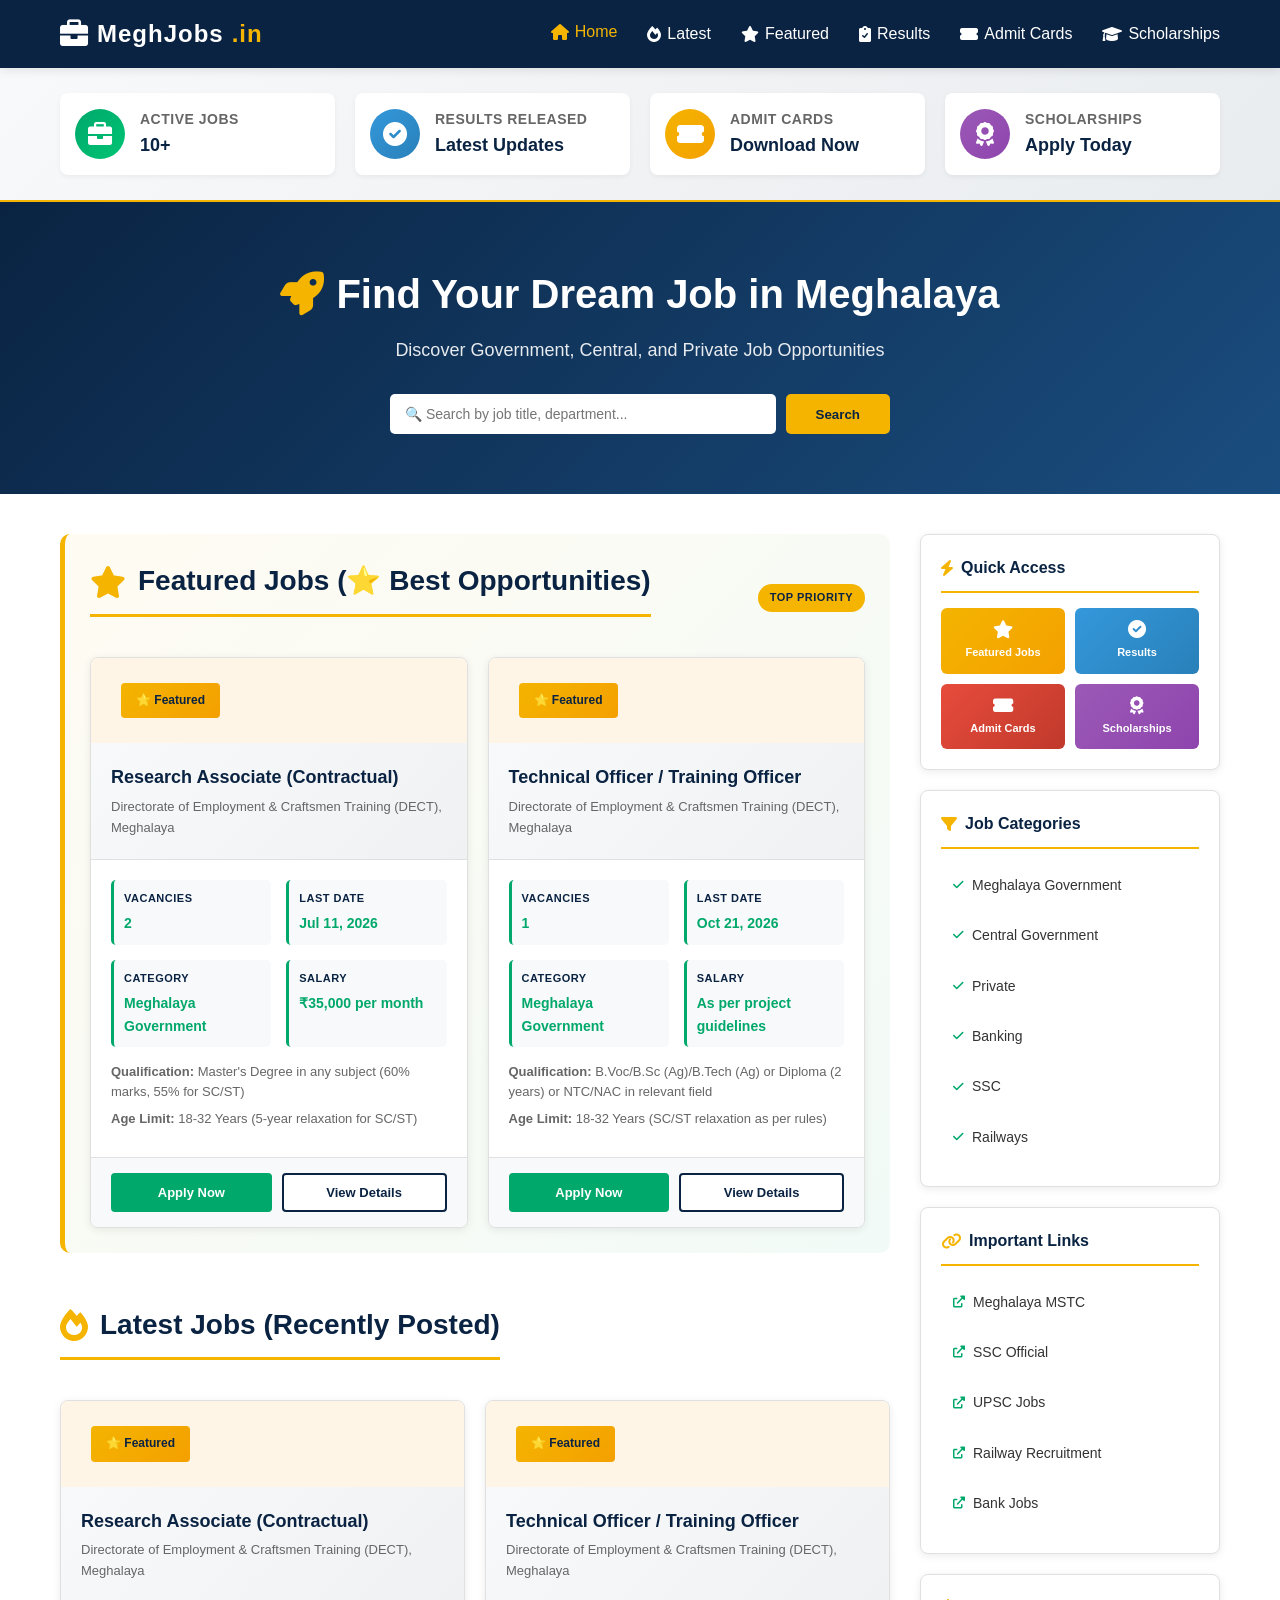
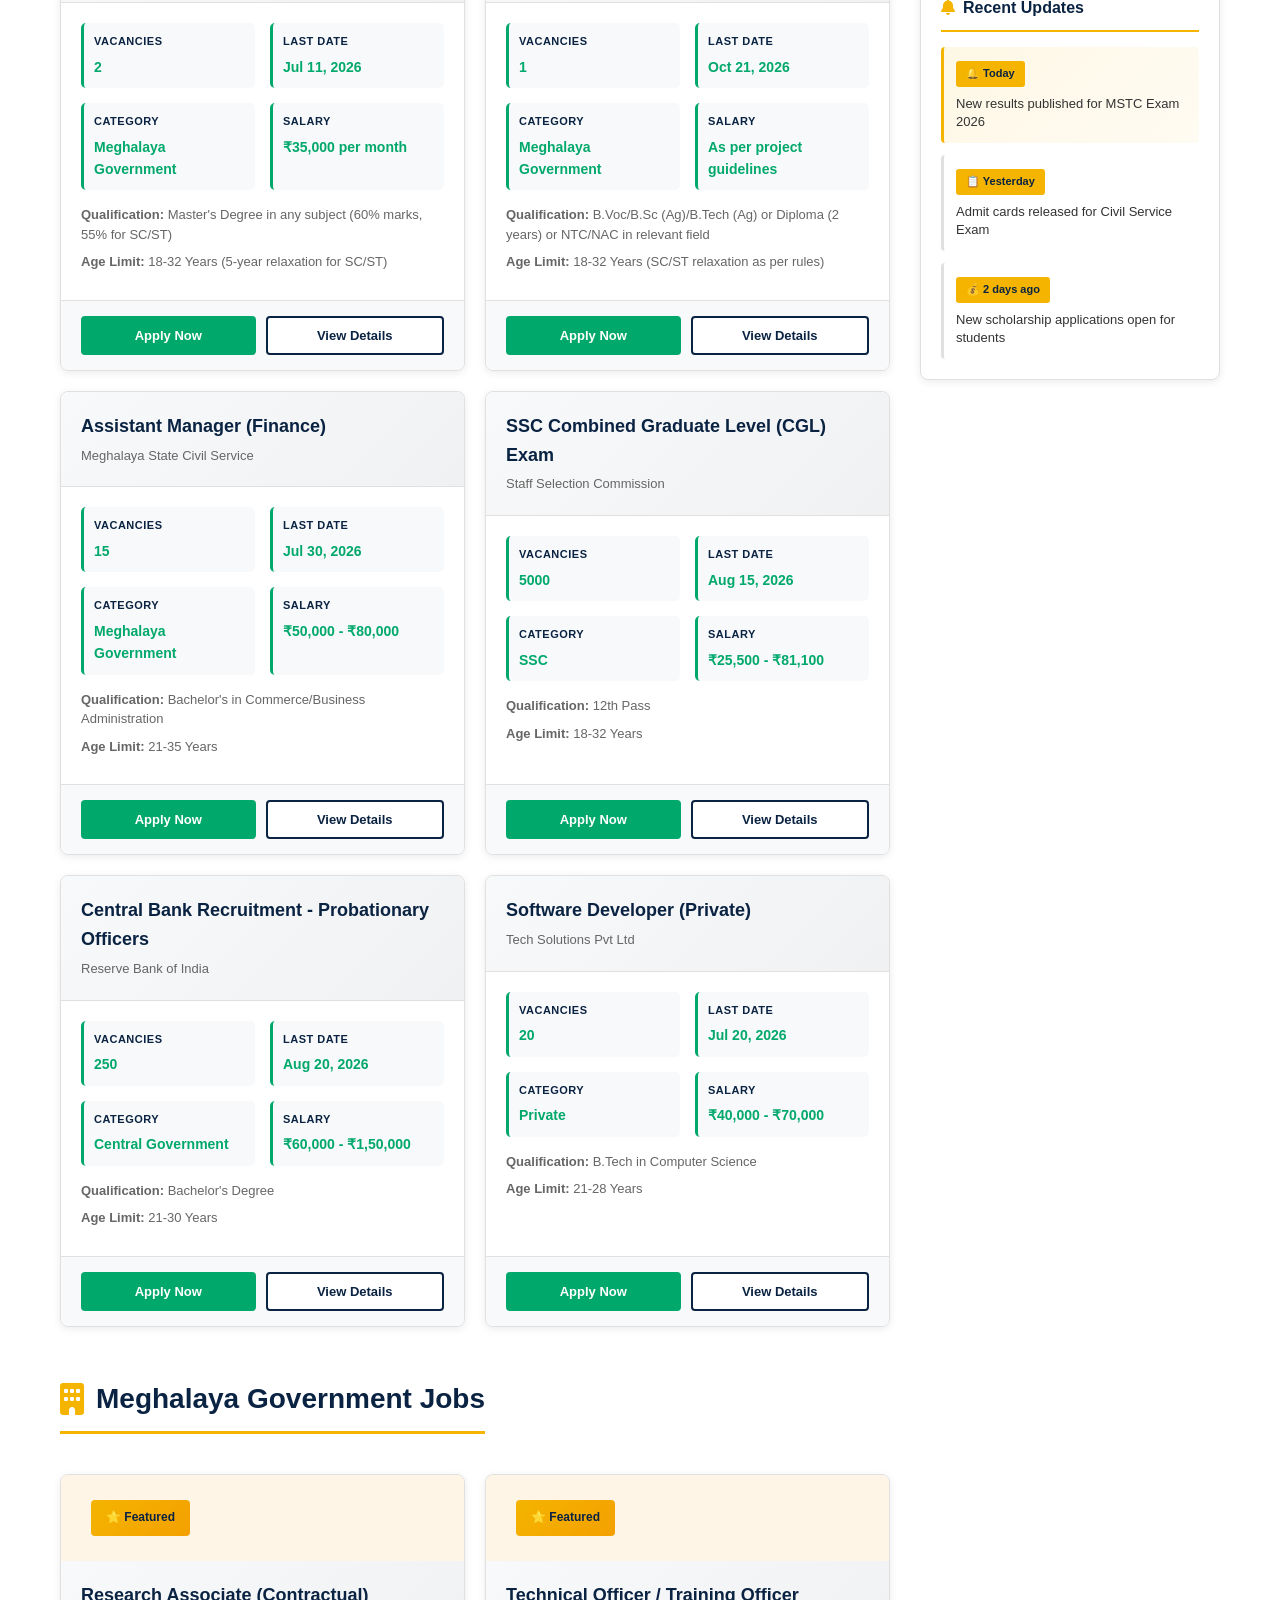
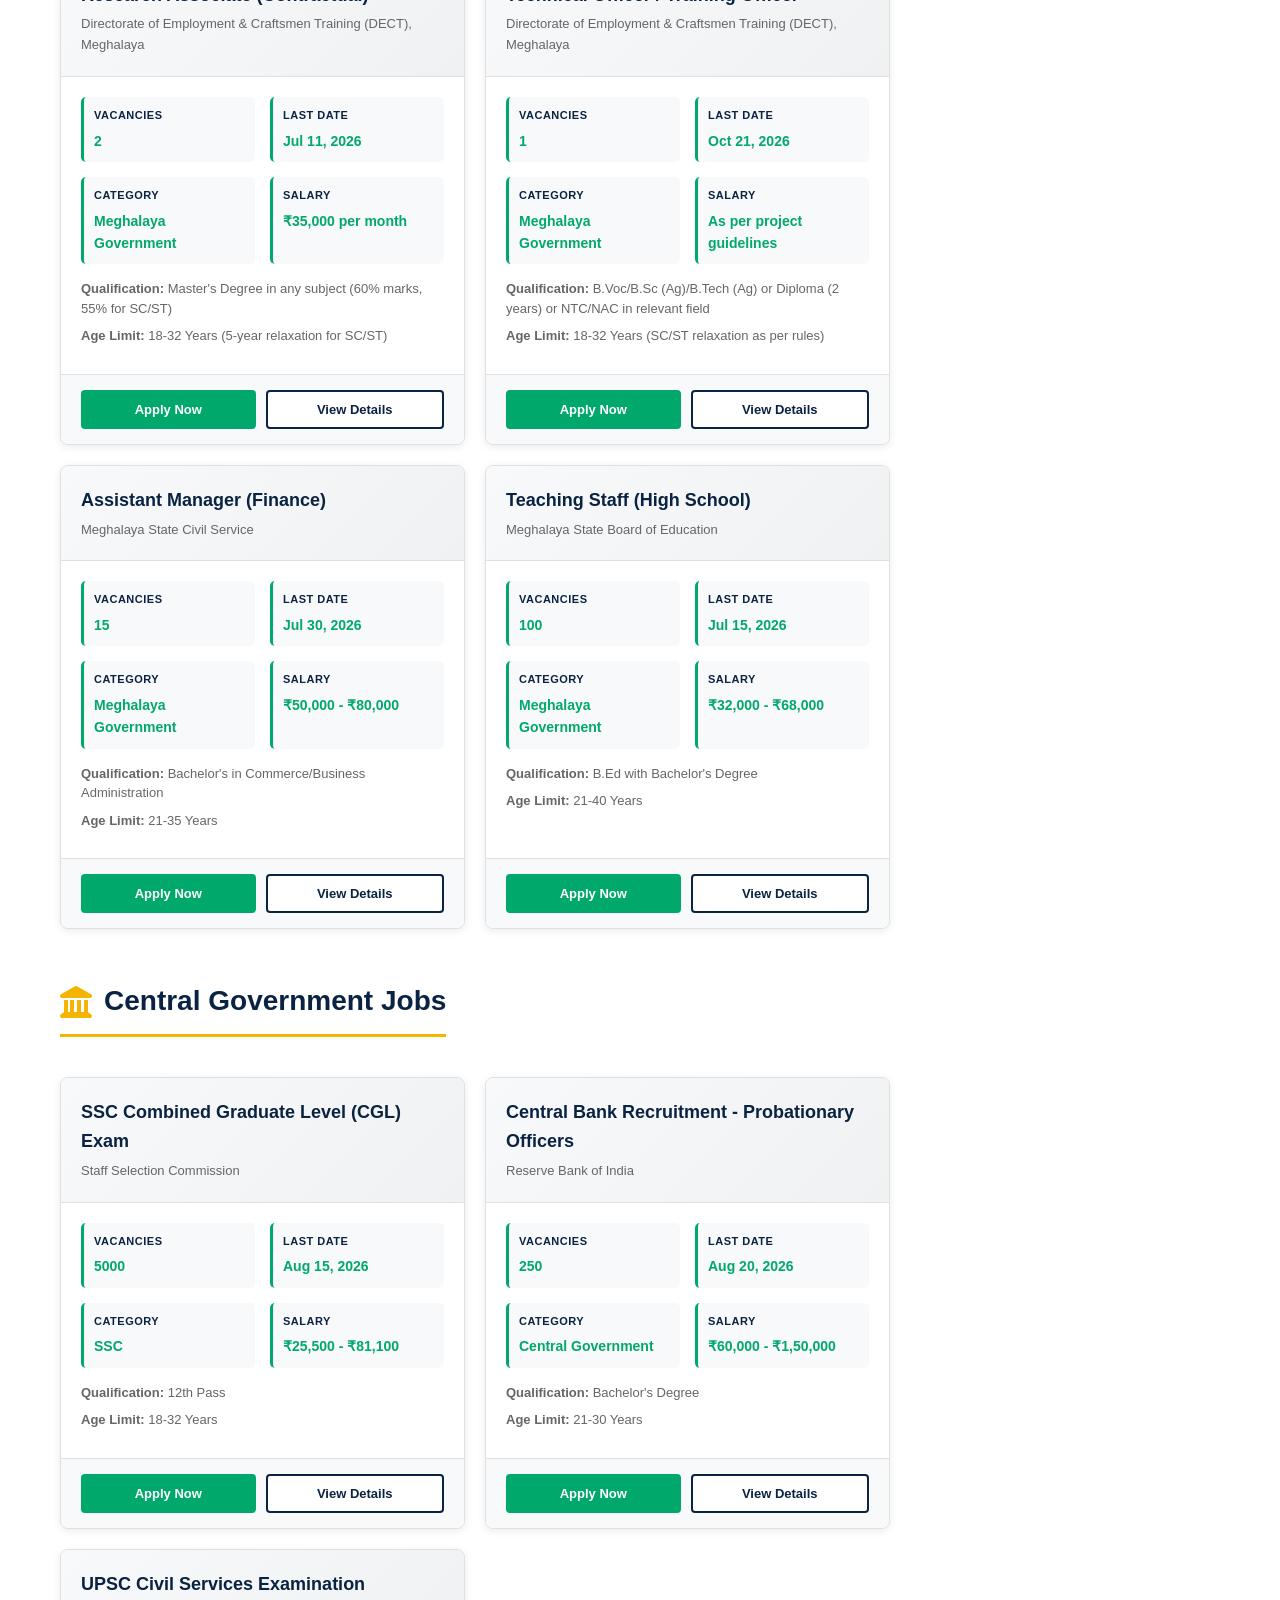
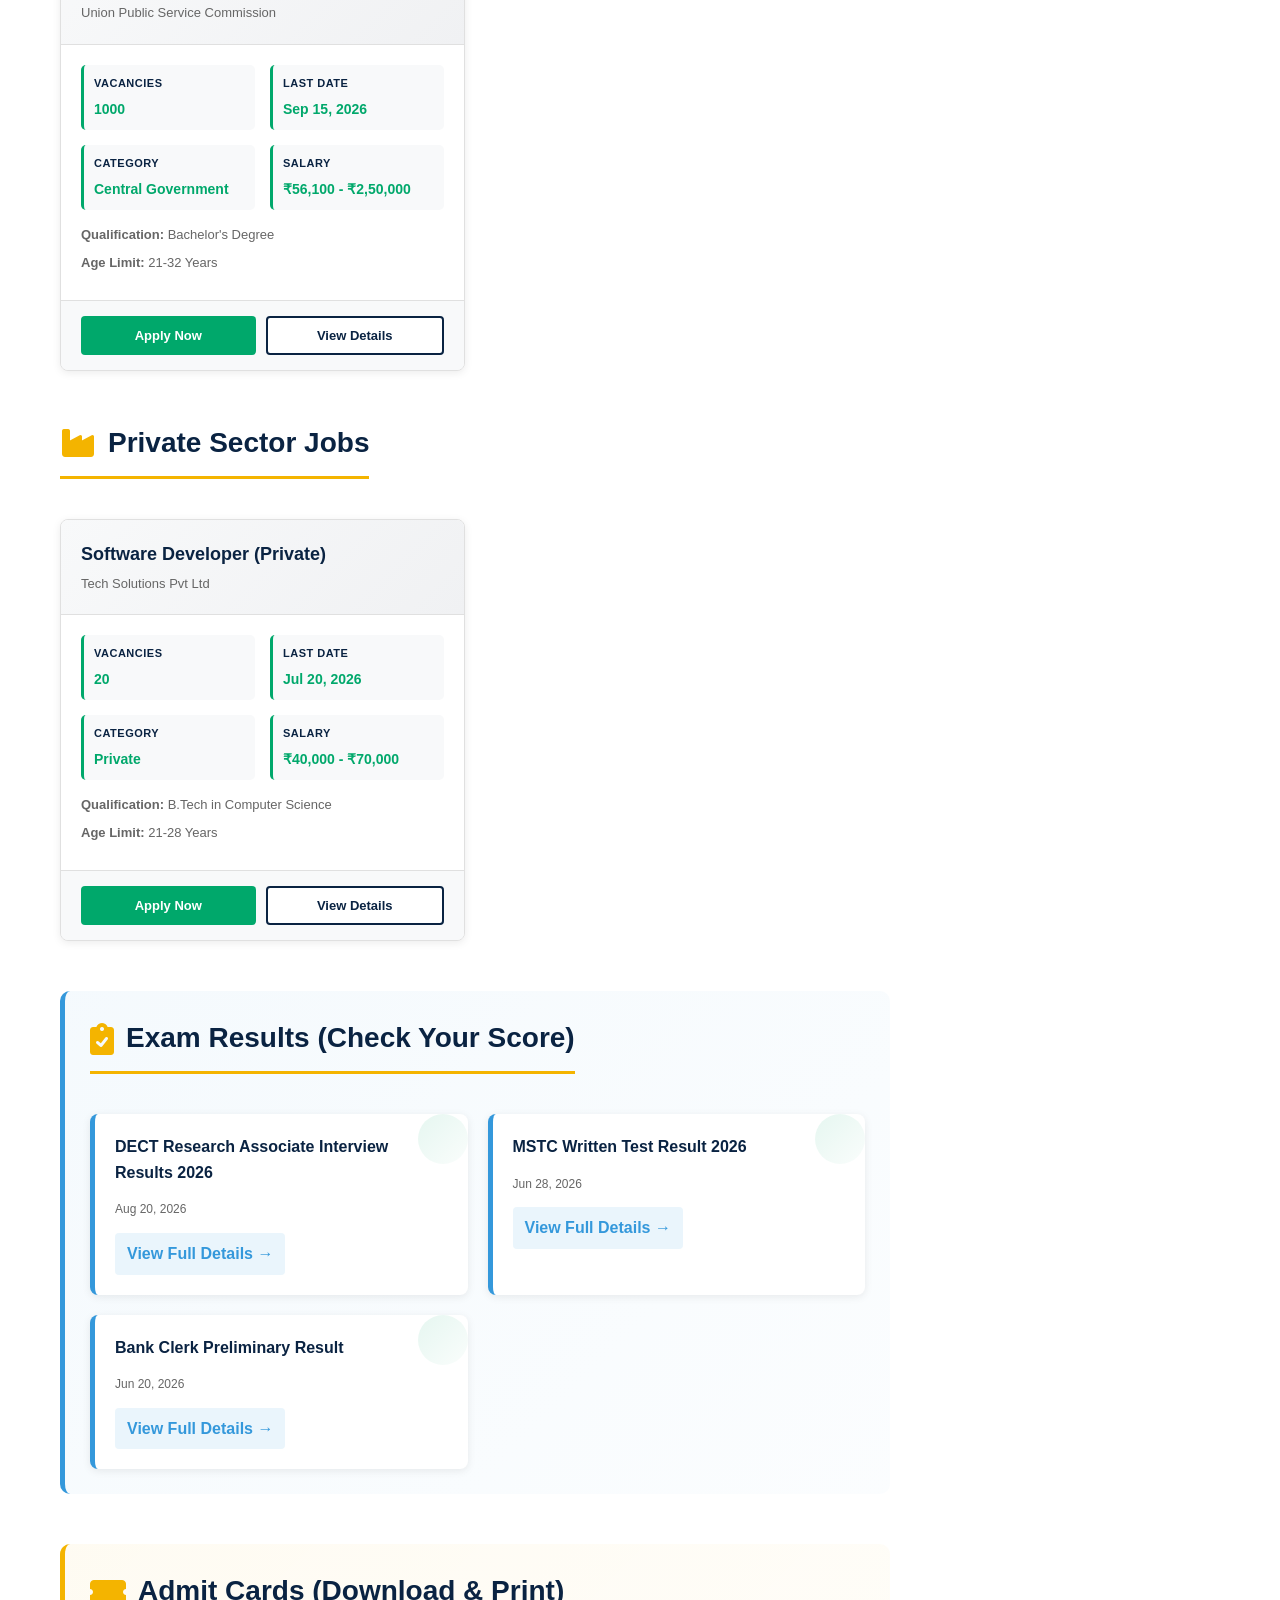
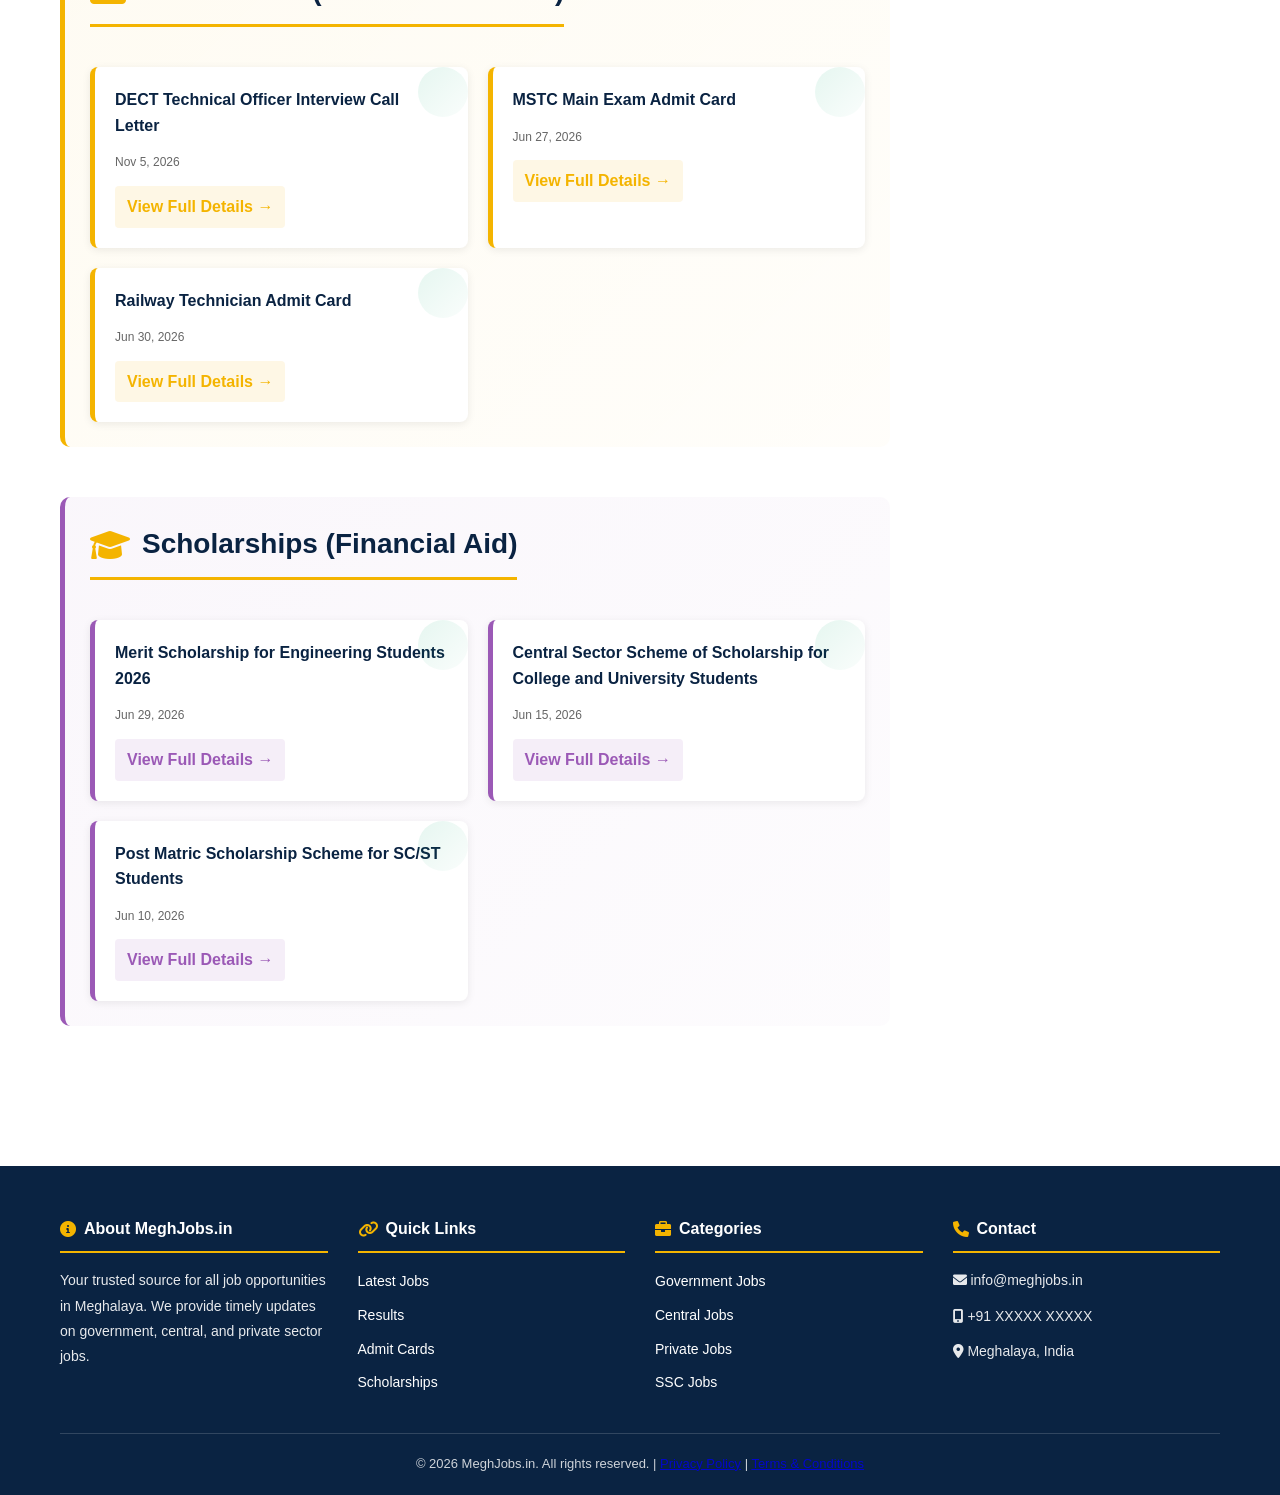
<file: index.html>
<!DOCTYPE html>
<html lang="en">
<head>
    <meta charset="UTF-8">
    <meta name="viewport" content="width=device-width, initial-scale=1.0">
    <meta name="description" content="MeghJobs.in - Meghalaya's Premier Jobs Portal. Find Government, Private, Central Jobs and Admit Cards.">
    <meta name="keywords" content="Meghalaya jobs, Government jobs, Central jobs, Private jobs, Admit cards, Results">
    <meta name="author" content="MeghJobs.in">
    <title>MeghJobs.in - Meghalaya Jobs Portal</title>
    <link rel="stylesheet" href="https://cdnjs.cloudflare.com/ajax/libs/font-awesome/6.0.0/css/all.min.css">
    <link rel="stylesheet" href="style.css">
</head>
<body>
    <!-- Navigation Bar -->
    <nav class="navbar">
        <div class="container">
            <div class="navbar-brand">
                <h1 class="logo"><i class="fas fa-briefcase"></i> MeghJobs<span>.in</span></h1>
            </div>
            <ul class="nav-links">
                <li><a href="index.html" class="active"><i class="fas fa-home"></i> Home</a></li>
                <li><a href="#latest-jobs"><i class="fas fa-fire"></i> Latest</a></li>
                <li><a href="#featured-jobs"><i class="fas fa-star"></i> Featured</a></li>
                <li><a href="#results"><i class="fas fa-clipboard-check"></i> Results</a></li>
                <li><a href="#admit-cards"><i class="fas fa-ticket-alt"></i> Admit Cards</a></li>
                <li><a href="#scholarships"><i class="fas fa-graduation-cap"></i> Scholarships</a></li>
            </ul>
        </div>
    </nav>

    <!-- Quick Stats Bar -->
    <div class="quick-stats">
        <div class="container">
            <div class="stat-item">
                <div class="stat-icon jobs-icon">
                    <i class="fas fa-briefcase"></i>
                </div>
                <div class="stat-content">
                    <h3>Active Jobs</h3>
                    <p id="totalJobs">10+</p>
                </div>
            </div>
            <div class="stat-item">
                <div class="stat-icon results-icon">
                    <i class="fas fa-check-circle"></i>
                </div>
                <div class="stat-content">
                    <h3>Results Released</h3>
                    <p>Latest Updates</p>
                </div>
            </div>
            <div class="stat-item">
                <div class="stat-icon admit-icon">
                    <i class="fas fa-ticket-alt"></i>
                </div>
                <div class="stat-content">
                    <h3>Admit Cards</h3>
                    <p>Download Now</p>
                </div>
            </div>
            <div class="stat-item">
                <div class="stat-icon scholarship-icon">
                    <i class="fas fa-award"></i>
                </div>
                <div class="stat-content">
                    <h3>Scholarships</h3>
                    <p>Apply Today</p>
                </div>
            </div>
        </div>
    </div>

    <!-- Hero Section -->
    <section class="hero">
        <div class="container">
            <div class="hero-content">
                <h2><i class="fas fa-rocket"></i> Find Your Dream Job in Meghalaya</h2>
                <p>Discover Government, Central, and Private Job Opportunities</p>
                <div class="search-bar">
                    <input type="text" id="searchInput" placeholder="🔍 Search by job title, department..." class="search-input">
                    <button class="search-btn" onclick="searchJobs()">Search</button>
                </div>
            </div>
        </div>
    </section>

    <div class="container main-layout">
        <!-- Main Content -->
        <main class="main-content">
            <!-- Featured Jobs Section -->
            <section id="featured-jobs" class="jobs-section featured-section">
                <div class="section-header">
                    <h2 class="section-title"><i class="fas fa-star"></i> Featured Jobs (⭐ Best Opportunities)</h2>
                    <span class="section-badge">Top Priority</span>
                </div>
                <div id="featuredJobsList" class="jobs-grid">
                    <!-- Featured jobs will be loaded here -->
                </div>
            </section>

            <!-- Latest Jobs Section -->
            <section id="latest-jobs" class="jobs-section">
                <div class="section-header">
                    <h2 class="section-title"><i class="fas fa-fire"></i> Latest Jobs (Recently Posted)</h2>
                </div>
                <div id="latestJobsList" class="jobs-grid">
                    <!-- Jobs will be loaded here -->
                </div>
            </section>

            <!-- Government Jobs Section -->
            <section class="jobs-section">
                <div class="section-header">
                    <h2 class="section-title"><i class="fas fa-building"></i> Meghalaya Government Jobs</h2>
                </div>
                <div id="meghalayaGovJobs" class="jobs-grid">
                    <!-- Government jobs will be loaded here -->
                </div>
            </section>

            <!-- Central Government Jobs Section -->
            <section class="jobs-section">
                <div class="section-header">
                    <h2 class="section-title"><i class="fas fa-landmark"></i> Central Government Jobs</h2>
                </div>
                <div id="centralGovJobs" class="jobs-grid">
                    <!-- Central jobs will be loaded here -->
                </div>
            </section>

            <!-- Private Jobs Section -->
            <section class="jobs-section">
                <div class="section-header">
                    <h2 class="section-title"><i class="fas fa-industry"></i> Private Sector Jobs</h2>
                </div>
                <div id="privateJobs" class="jobs-grid">
                    <!-- Private jobs will be loaded here -->
                </div>
            </section>

            <!-- Results Section -->
            <section id="results" class="notification-section results-section">
                <div class="section-header">
                    <h2 class="section-title"><i class="fas fa-clipboard-check"></i> Exam Results (Check Your Score)</h2>
                </div>
                <div id="resultsList" class="notification-list results-list">
                    <!-- Results will be loaded here -->
                </div>
            </section>

            <!-- Admit Cards Section -->
            <section id="admit-cards" class="notification-section admit-section">
                <div class="section-header">
                    <h2 class="section-title"><i class="fas fa-ticket-alt"></i> Admit Cards (Download & Print)</h2>
                </div>
                <div id="admitCardsList" class="notification-list admit-list">
                    <!-- Admit cards will be loaded here -->
                </div>
            </section>

            <!-- Scholarships Section -->
            <section id="scholarships" class="notification-section scholarship-section">
                <div class="section-header">
                    <h2 class="section-title"><i class="fas fa-graduation-cap"></i> Scholarships (Financial Aid)</h2>
                </div>
                <div id="scholarshipsList" class="notification-list scholarship-list">
                    <!-- Scholarships will be loaded here -->
                </div>
            </section>
        </main>

        <!-- Sidebar -->
        <aside class="sidebar">
            <!-- Quick Access -->
            <div class="sidebar-widget quick-access">
                <h3><i class="fas fa-bolt"></i> Quick Access</h3>
                <div class="quick-buttons">
                    <a href="#featured-jobs" class="quick-btn featured-btn">
                        <i class="fas fa-star"></i>
                        <span>Featured Jobs</span>
                    </a>
                    <a href="#results" class="quick-btn results-btn">
                        <i class="fas fa-check-circle"></i>
                        <span>Results</span>
                    </a>
                    <a href="#admit-cards" class="quick-btn admit-btn">
                        <i class="fas fa-ticket-alt"></i>
                        <span>Admit Cards</span>
                    </a>
                    <a href="#scholarships" class="quick-btn scholarship-btn">
                        <i class="fas fa-award"></i>
                        <span>Scholarships</span>
                    </a>
                </div>
            </div>

            <!-- Category Filter -->
            <div class="sidebar-widget">
                <h3><i class="fas fa-filter"></i> Job Categories</h3>
                <ul class="category-list">
                    <li><a href="#" onclick="filterByCategory('Meghalaya Government'); return false;"><i class="fas fa-check"></i> Meghalaya Government</a></li>
                    <li><a href="#" onclick="filterByCategory('Central Government'); return false;"><i class="fas fa-check"></i> Central Government</a></li>
                    <li><a href="#" onclick="filterByCategory('Private'); return false;"><i class="fas fa-check"></i> Private</a></li>
                    <li><a href="#" onclick="filterByCategory('Banking'); return false;"><i class="fas fa-check"></i> Banking</a></li>
                    <li><a href="#" onclick="filterByCategory('SSC'); return false;"><i class="fas fa-check"></i> SSC</a></li>
                    <li><a href="#" onclick="filterByCategory('Railways'); return false;"><i class="fas fa-check"></i> Railways</a></li>
                </ul>
            </div>

            <!-- Important Links -->
            <div class="sidebar-widget">
                <h3><i class="fas fa-link"></i> Important Links</h3>
                <ul class="important-links">
                    <li><a href="#" target="_blank"><i class="fas fa-external-link-alt"></i> Meghalaya MSTC</a></li>
                    <li><a href="#" target="_blank"><i class="fas fa-external-link-alt"></i> SSC Official</a></li>
                    <li><a href="#" target="_blank"><i class="fas fa-external-link-alt"></i> UPSC Jobs</a></li>
                    <li><a href="#" target="_blank"><i class="fas fa-external-link-alt"></i> Railway Recruitment</a></li>
                    <li><a href="#" target="_blank"><i class="fas fa-external-link-alt"></i> Bank Jobs</a></li>
                </ul>
            </div>

            <!-- Recent Updates -->
            <div class="sidebar-widget">
                <h3><i class="fas fa-bell"></i> Recent Updates</h3>
                <div class="updates-list">
                    <div class="update-item important">
                        <span class="update-date">🔔 Today</span>
                        <p>New results published for MSTC Exam 2026</p>
                    </div>
                    <div class="update-item">
                        <span class="update-date">📋 Yesterday</span>
                        <p>Admit cards released for Civil Service Exam</p>
                    </div>
                    <div class="update-item">
                        <span class="update-date">💰 2 days ago</span>
                        <p>New scholarship applications open for students</p>
                    </div>
                </div>
            </div>
        </aside>
    </div>

    <!-- Job Details Modal -->
    <div id="jobDetailsModal" class="modal">
        <div class="modal-content">
            <span class="modal-close" onclick="closeJobModal()">&times;</span>
            <div id="jobDetailsContent" class="job-details-container">
                <!-- Job details will be loaded here -->
            </div>
        </div>
    </div>

    <!-- Footer -->
    <footer class="footer">
        <div class="container">
            <div class="footer-content">
                <div class="footer-section">
                    <h4><i class="fas fa-info-circle"></i> About MeghJobs.in</h4>
                    <p>Your trusted source for all job opportunities in Meghalaya. We provide timely updates on government, central, and private sector jobs.</p>
                </div>
                <div class="footer-section">
                    <h4><i class="fas fa-link"></i> Quick Links</h4>
                    <ul>
                        <li><a href="#latest-jobs">Latest Jobs</a></li>
                        <li><a href="#results">Results</a></li>
                        <li><a href="#admit-cards">Admit Cards</a></li>
                        <li><a href="#scholarships">Scholarships</a></li>
                    </ul>
                </div>
                <div class="footer-section">
                    <h4><i class="fas fa-briefcase"></i> Categories</h4>
                    <ul>
                        <li><a href="#">Government Jobs</a></li>
                        <li><a href="#">Central Jobs</a></li>
                        <li><a href="#">Private Jobs</a></li>
                        <li><a href="#">SSC Jobs</a></li>
                    </ul>
                </div>
                <div class="footer-section">
                    <h4><i class="fas fa-phone"></i> Contact</h4>
                    <p><i class="fas fa-envelope"></i> info@meghjobs.in</p>
                    <p><i class="fas fa-mobile-alt"></i> +91 XXXXX XXXXX</p>
                    <p><i class="fas fa-map-marker-alt"></i> Meghalaya, India</p>
                </div>
            </div>
            <div class="footer-bottom">
                <p>&copy; 2026 MeghJobs.in. All rights reserved. | <a href="#">Privacy Policy</a> | <a href="#">Terms & Conditions</a></p>
            </div>
        </div>
    </footer>

    <script src="auth.js"></script>
    <script src="script.js"></script>
</body>
</html>
</file>
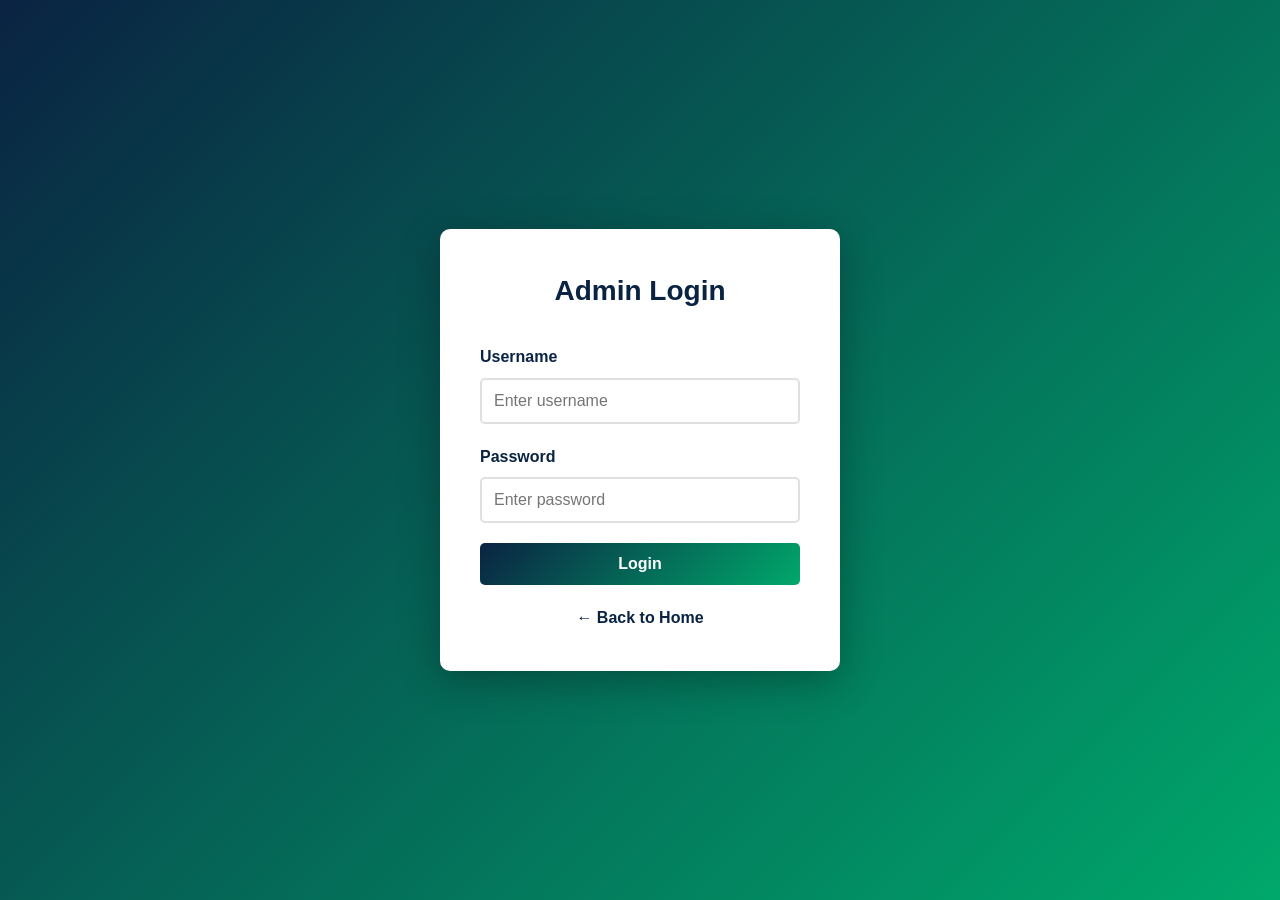
<file: admin.html>
<!DOCTYPE html>
<html lang="en">
<head>
    <meta charset="UTF-8">
    <meta name="viewport" content="width=device-width, initial-scale=1.0">
    <title>Admin Dashboard - MeghJobs.in</title>
    <link rel="stylesheet" href="style.css">
    <style>
        .admin-container {
            display: flex;
            min-height: 100vh;
            background: #f5f5f5;
        }
        .admin-sidebar {
            width: 250px;
            background: #0A2342;
            padding: 20px;
            color: white;
            position: fixed;
            height: 100vh;
            overflow-y: auto;
        }
        .admin-sidebar h2 {
            margin-bottom: 30px;
            border-bottom: 2px solid #00A86B;
            padding-bottom: 15px;
        }
        .admin-sidebar ul {
            list-style: none;
        }
        .admin-sidebar li {
            margin: 15px 0;
        }
        .admin-sidebar a, .admin-sidebar button {
            color: white;
            text-decoration: none;
            padding: 10px 15px;
            display: block;
            border-radius: 5px;
            transition: background 0.3s;
            border: none;
            background: none;
            cursor: pointer;
            width: 100%;
            text-align: left;
        }
        .admin-sidebar a:hover, .admin-sidebar button:hover {
            background: #00A86B;
        }
        .admin-sidebar a.active {
            background: #00A86B;
        }
        .admin-main {
            margin-left: 250px;
            flex: 1;
            padding: 20px;
        }
        .admin-header {
            background: white;
            padding: 20px;
            border-radius: 8px;
            margin-bottom: 20px;
            display: flex;
            justify-content: space-between;
            align-items: center;
            box-shadow: 0 2px 8px rgba(0, 0, 0, 0.1);
        }
        .admin-header h1 {
            color: #0A2342;
            margin: 0;
        }
        .logout-btn {
            background: #e74c3c;
            color: white;
            padding: 10px 20px;
            border: none;
            border-radius: 5px;
            cursor: pointer;
            font-weight: 600;
        }
        .logout-btn:hover {
            background: #c0392b;
        }
        .dashboard-stats {
            display: grid;
            grid-template-columns: repeat(auto-fit, minmax(200px, 1fr));
            gap: 20px;
            margin-bottom: 30px;
        }
        .stat-card {
            background: white;
            padding: 20px;
            border-radius: 8px;
            box-shadow: 0 2px 8px rgba(0, 0, 0, 0.1);
            border-left: 4px solid #00A86B;
        }
        .stat-card h3 {
            color: #666;
            margin: 0 0 10px 0;
            font-size: 14px;
        }
        .stat-card .stat-number {
            font-size: 32px;
            font-weight: bold;
            color: #0A2342;
        }
        .admin-section {
            background: white;
            padding: 25px;
            border-radius: 8px;
            box-shadow: 0 2px 8px rgba(0, 0, 0, 0.1);
            display: none;
        }
        .admin-section.active {
            display: block;
        }
        .admin-section h2 {
            color: #0A2342;
            margin-top: 0;
            border-bottom: 2px solid #F4B400;
            padding-bottom: 10px;
        }
        .form-section {
            margin-bottom: 30px;
        }
        .form-row {
            display: grid;
            grid-template-columns: repeat(auto-fit, minmax(250px, 1fr));
            gap: 20px;
            margin-bottom: 15px;
        }
        .form-group {
            display: flex;
            flex-direction: column;
        }
        .form-group label {
            color: #0A2342;
            font-weight: 600;
            margin-bottom: 5px;
        }
        .form-group input, .form-group select, .form-group textarea {
            padding: 10px;
            border: 1px solid #ddd;
            border-radius: 5px;
            font-family: inherit;
            font-size: 14px;
        }
        .form-group textarea {
            resize: vertical;
            min-height: 100px;
        }
        .form-group input:focus, .form-group select:focus, .form-group textarea:focus {
            outline: none;
            border-color: #00A86B;
            box-shadow: 0 0 0 3px rgba(0, 168, 107, 0.1);
        }
        .form-actions {
            display: flex;
            gap: 10px;
            margin-top: 20px;
        }
        .btn {
            padding: 10px 20px;
            border: none;
            border-radius: 5px;
            cursor: pointer;
            font-weight: 600;
            transition: transform 0.2s;
        }
        .btn:hover {
            transform: translateY(-2px);
        }
        .btn-primary {
            background: #00A86B;
            color: white;
        }
        .btn-secondary {
            background: #95a5a6;
            color: white;
        }
        .btn-danger {
            background: #e74c3c;
            color: white;
        }
        .btn-small {
            padding: 5px 10px;
            font-size: 12px;
        }
        .table-container {
            overflow-x: auto;
            margin-top: 20px;
        }
        .table {
            width: 100%;
            border-collapse: collapse;
            background: white;
        }
        .table th {
            background: #0A2342;
            color: white;
            padding: 12px;
            text-align: left;
            font-weight: 600;
        }
        .table td {
            padding: 12px;
            border-bottom: 1px solid #eee;
        }
        .table tbody tr:hover {
            background: #f9f9f9;
        }
        .action-buttons {
            display: flex;
            gap: 5px;
        }
        .message {
            padding: 15px;
            border-radius: 5px;
            margin-bottom: 20px;
            display: none;
        }
        .message.success {
            background: #d4edda;
            color: #155724;
            border: 1px solid #c3e6cb;
            display: block;
        }
        .message.error {
            background: #f8d7da;
            color: #721c24;
            border: 1px solid #f5c6cb;
            display: block;
        }
        .search-box {
            margin-bottom: 20px;
            display: flex;
            gap: 10px;
        }
        .search-box input {
            flex: 1;
            padding: 10px;
            border: 1px solid #ddd;
            border-radius: 5px;
        }
        .search-box button {
            padding: 10px 20px;
            background: #0A2342;
            color: white;
            border: none;
            border-radius: 5px;
            cursor: pointer;
            font-weight: 600;
        }
        .image-preview {
            margin-top: 10px;
            max-width: 100%;
        }
        .image-preview img {
            max-width: 200px;
            max-height: 200px;
            border-radius: 5px;
            border: 1px solid #ddd;
        }
        .preview-container {
            margin-top: 15px;
        }
        @media (max-width: 768px) {
            .admin-container {
                flex-direction: column;
            }
            .admin-sidebar {
                width: 100%;
                height: auto;
                position: relative;
            }
            .admin-main {
                margin-left: 0;
            }
            .form-row {
                grid-template-columns: 1fr;
            }
        }
    </style>
</head>
<body>
    <div class="admin-container">
        <!-- Sidebar -->
        <div class="admin-sidebar">
            <h2>MeghJobs Admin</h2>
            <ul>
                <li><a href="#" onclick="showSection('dashboard', event)" class="active">Dashboard</a></li>
                <li><a href="#" onclick="showSection('add-job', event)">Add Job</a></li>
                <li><a href="#" onclick="showSection('manage-jobs', event)">Manage Jobs</a></li>
                <li><a href="#" onclick="showSection('manage-results', event)">Manage Results</a></li>
                <li><a href="#" onclick="showSection('manage-admit-cards', event)">Manage Admit Cards</a></li>
                <li><a href="#" onclick="showSection('manage-scholarships', event)">Manage Scholarships</a></li>
                <li><a href="#" onclick="showSection('manage-categories', event)">Manage Categories</a></li>
                <li><button onclick="handleLogout()">Logout</button></li>
            </ul>
        </div>

        <!-- Main Content -->
        <div class="admin-main">
            <div class="admin-header">
                <h1>Admin Dashboard</h1>
                <div>
                    <span id="adminUsername" style="margin-right: 20px; color: #0A2342; font-weight: 600;"></span>
                    <button class="logout-btn" onclick="handleLogout()">Logout</button>
                </div>
            </div>

            <!-- Dashboard Section -->
            <div id="dashboard" class="admin-section active">
                <h2>Dashboard</h2>
                <div class="dashboard-stats">
                    <div class="stat-card">
                        <h3>Total Jobs</h3>
                        <div class="stat-number" id="totalJobs">0</div>
                    </div>
                    <div class="stat-card">
                        <h3>Featured Jobs</h3>
                        <div class="stat-number" id="featuredJobsCount">0</div>
                    </div>
                    <div class="stat-card">
                        <h3>Results</h3>
                        <div class="stat-number" id="totalResults">0</div>
                    </div>
                    <div class="stat-card">
                        <h3>Admit Cards</h3>
                        <div class="stat-number" id="totalAdmitCards">0</div>
                    </div>
                </div>
                <div style="background: #f0f8ff; padding: 20px; border-radius: 8px; margin-top: 20px;">
                    <h3 style="color: #0A2342; margin-top: 0;">Welcome to MeghJobs Admin Panel</h3>
                    <p>Use the sidebar menu to manage jobs, results, admit cards, scholarships, and categories.</p>
                    <ul style="color: #333;">
                        <li>Add new job postings with complete details</li>
                        <li>Edit and update existing jobs</li>
                        <li>Manage job categories</li>
                        <li>Track results and admit card releases</li>
                        <li>Manage scholarship information</li>
                    </ul>
                </div>
            </div>

            <!-- Add Job Section -->
            <div id="add-job" class="admin-section">
                <h2>Add New Job</h2>
                <div class="message" id="addJobMessage"></div>
                <form id="addJobForm" class="form-section">
                    <div class="form-row">
                        <div class="form-group">
                            <label for="jobTitle">Job Title</label>
                            <input type="text" id="jobTitle" placeholder="e.g., Assistant Manager" required>
                        </div>
                        <div class="form-group">
                            <label for="department">Department</label>
                            <input type="text" id="department" placeholder="e.g., Meghalaya PSC" required>
                        </div>
                    </div>
                    <div class="form-row">
                        <div class="form-group">
                            <label for="category">Category</label>
                            <select id="category" required>
                                <option value="">Select Category</option>
                                <option value="Meghalaya Government">Meghalaya Government</option>
                                <option value="Central Government">Central Government</option>
                                <option value="Private">Private</option>
                                <option value="Banking">Banking</option>
                                <option value="SSC">SSC</option>
                                <option value="Railways">Railways</option>
                            </select>
                        </div>
                        <div class="form-group">
                            <label for="advNo">Advertisement Number</label>
                            <input type="text" id="advNo" placeholder="e.g., MSTC/2026/001" required>
                        </div>
                    </div>
                    <div class="form-row">
                        <div class="form-group">
                            <label for="vacancies">Vacancies</label>
                            <input type="number" id="vacancies" placeholder="e.g., 50" required>
                        </div>
                        <div class="form-group">
                            <label for="qualification">Qualification</label>
                            <input type="text" id="qualification" placeholder="e.g., Bachelor's Degree" required>
                        </div>
                    </div>
                    <div class="form-row">
                        <div class="form-group">
                            <label for="ageLimit">Age Limit</label>
                            <input type="text" id="ageLimit" placeholder="e.g., 21-35 Years" required>
                        </div>
                        <div class="form-group">
                            <label for="salary">Salary</label>
                            <input type="text" id="salary" placeholder="e.g., ₹50,000 - ₹80,000" required>
                        </div>
                    </div>
                    <div class="form-row">
                        <div class="form-group">
                            <label for="lastDate">Last Date to Apply</label>
                            <input type="date" id="lastDate" required>
                        </div>
                        <div class="form-group">
                            <label for="applyLink">Apply Link</label>
                            <input type="url" id="applyLink" placeholder="https://" required>
                        </div>
                    </div>
                    <div class="form-row">
                        <div class="form-group">
                            <label for="officialWebsite">Official Website</label>
                            <input type="url" id="officialWebsite" placeholder="https://" required>
                        </div>
                        <div class="form-group">
                            <label for="notificationPDF">Notification PDF URL</label>
                            <input type="url" id="notificationPDF" placeholder="https://" required>
                        </div>
                    </div>
                    <div class="form-row">
                        <div class="form-group">
                            <label for="featuredImage">Featured Image URL or Upload</label>
                            <input type="file" id="featuredImageFile" accept="image/*" onchange="previewImage(this, 'featuredImagePreview')">
                            <input type="url" id="featuredImage" placeholder="Or paste image URL" style="margin-top: 10px;">
                            <div id="featuredImagePreview" class="preview-container"></div>
                        </div>
                        <div class="form-group">
                            <label for="departmentLogo">Department Logo URL or Upload</label>
                            <input type="file" id="departmentLogoFile" accept="image/*" onchange="previewImage(this, 'departmentLogoPreview')">
                            <input type="url" id="departmentLogo" placeholder="Or paste logo URL" style="margin-top: 10px;">
                            <div id="departmentLogoPreview" class="preview-container"></div>
                        </div>
                    </div>
                    <div class="form-row">
                        <div class="form-group">
                            <label for="isFeatured">Featured Job</label>
                            <select id="isFeatured" required>
                                <option value="false">No</option>
                                <option value="true">Yes</option>
                            </select>
                        </div>
                    </div>
                    <div class="form-actions">
                        <button type="submit" class="btn btn-primary">Add Job</button>
                        <button type="reset" class="btn btn-secondary">Clear</button>
                    </div>
                </form>
            </div>

            <!-- Manage Jobs Section -->
            <div id="manage-jobs" class="admin-section">
                <h2>Manage Jobs</h2>
                <div class="message" id="manageJobsMessage"></div>
                <div class="search-box">
                    <input type="text" id="searchJobs" placeholder="Search jobs...">
                    <button onclick="searchJobsAdmin()">Search</button>
                </div>
                <div class="table-container">
                    <table class="table">
                        <thead>
                            <tr>
                                <th>Title</th>
                                <th>Department</th>
                                <th>Category</th>
                                <th>Vacancies</th>
                                <th>Last Date</th>
                                <th>Actions</th>
                            </tr>
                        </thead>
                        <tbody id="jobsTableBody">
                            <!-- Jobs will be loaded here -->
                        </tbody>
                    </table>
                </div>
            </div>

            <!-- Manage Results Section -->
            <div id="manage-results" class="admin-section">
                <h2>Manage Results</h2>
                <div class="message" id="resultsMessage"></div>
                <div class="form-row" style="margin-bottom: 20px;">
                    <div class="form-group">
                        <label for="resultTitle">Result Title</label>
                        <input type="text" id="resultTitle" placeholder="e.g., MSTC Exam Result 2026">
                    </div>
                    <div class="form-group">
                        <label for="resultLink">Result Link</label>
                        <input type="url" id="resultLink" placeholder="https://">
                    </div>
                </div>
                <button class="btn btn-primary" onclick="addResult()">Add Result</button>
                <div class="table-container" style="margin-top: 20px;">
                    <table class="table">
                        <thead>
                            <tr>
                                <th>Title</th>
                                <th>Link</th>
                                <th>Date</th>
                                <th>Actions</th>
                            </tr>
                        </thead>
                        <tbody id="resultsTableBody">
                            <!-- Results will be loaded here -->
                        </tbody>
                    </table>
                </div>
            </div>

            <!-- Manage Admit Cards Section -->
            <div id="manage-admit-cards" class="admin-section">
                <h2>Manage Admit Cards</h2>
                <div class="message" id="admitCardsMessage"></div>
                <div class="form-row" style="margin-bottom: 20px;">
                    <div class="form-group">
                        <label for="admitCardTitle">Admit Card Title</label>
                        <input type="text" id="admitCardTitle" placeholder="e.g., MSTC Exam Admit Card">
                    </div>
                    <div class="form-group">
                        <label for="admitCardLink">Admit Card Link</label>
                        <input type="url" id="admitCardLink" placeholder="https://">
                    </div>
                </div>
                <button class="btn btn-primary" onclick="addAdmitCard()">Add Admit Card</button>
                <div class="table-container" style="margin-top: 20px;">
                    <table class="table">
                        <thead>
                            <tr>
                                <th>Title</th>
                                <th>Link</th>
                                <th>Date</th>
                                <th>Actions</th>
                            </tr>
                        </thead>
                        <tbody id="admitCardsTableBody">
                            <!-- Admit cards will be loaded here -->
                        </tbody>
                    </table>
                </div>
            </div>

            <!-- Manage Scholarships Section -->
            <div id="manage-scholarships" class="admin-section">
                <h2>Manage Scholarships</h2>
                <div class="message" id="scholarshipsMessage"></div>
                <div class="form-row" style="margin-bottom: 20px;">
                    <div class="form-group">
                        <label for="scholarshipTitle">Scholarship Title</label>
                        <input type="text" id="scholarshipTitle" placeholder="e.g., Merit Scholarship 2026">
                    </div>
                    <div class="form-group">
                        <label for="scholarshipLink">Scholarship Link</label>
                        <input type="url" id="scholarshipLink" placeholder="https://">
                    </div>
                </div>
                <button class="btn btn-primary" onclick="addScholarship()">Add Scholarship</button>
                <div class="table-container" style="margin-top: 20px;">
                    <table class="table">
                        <thead>
                            <tr>
                                <th>Title</th>
                                <th>Link</th>
                                <th>Date</th>
                                <th>Actions</th>
                            </tr>
                        </thead>
                        <tbody id="scholarshipsTableBody">
                            <!-- Scholarships will be loaded here -->
                        </tbody>
                    </table>
                </div>
            </div>

            <!-- Manage Categories Section -->
            <div id="manage-categories" class="admin-section">
                <h2>Manage Categories</h2>
                <div class="message" id="categoriesMessage"></div>
                <div class="form-row" style="margin-bottom: 20px;">
                    <div class="form-group">
                        <label for="categoryName">Category Name</label>
                        <input type="text" id="categoryName" placeholder="e.g., New Category">
                    </div>
                </div>
                <button class="btn btn-primary" onclick="addCategory()">Add Category</button>
                <div class="table-container" style="margin-top: 20px;">
                    <table class="table">
                        <thead>
                            <tr>
                                <th>Category Name</th>
                                <th>Actions</th>
                            </tr>
                        </thead>
                        <tbody id="categoriesTableBody">
                            <!-- Categories will be loaded here -->
                        </tbody>
                    </table>
                </div>
            </div>
        </div>
    </div>

    <script src="auth.js"></script>
    <script src="admin.js"></script>
</body>
</html>
</file>
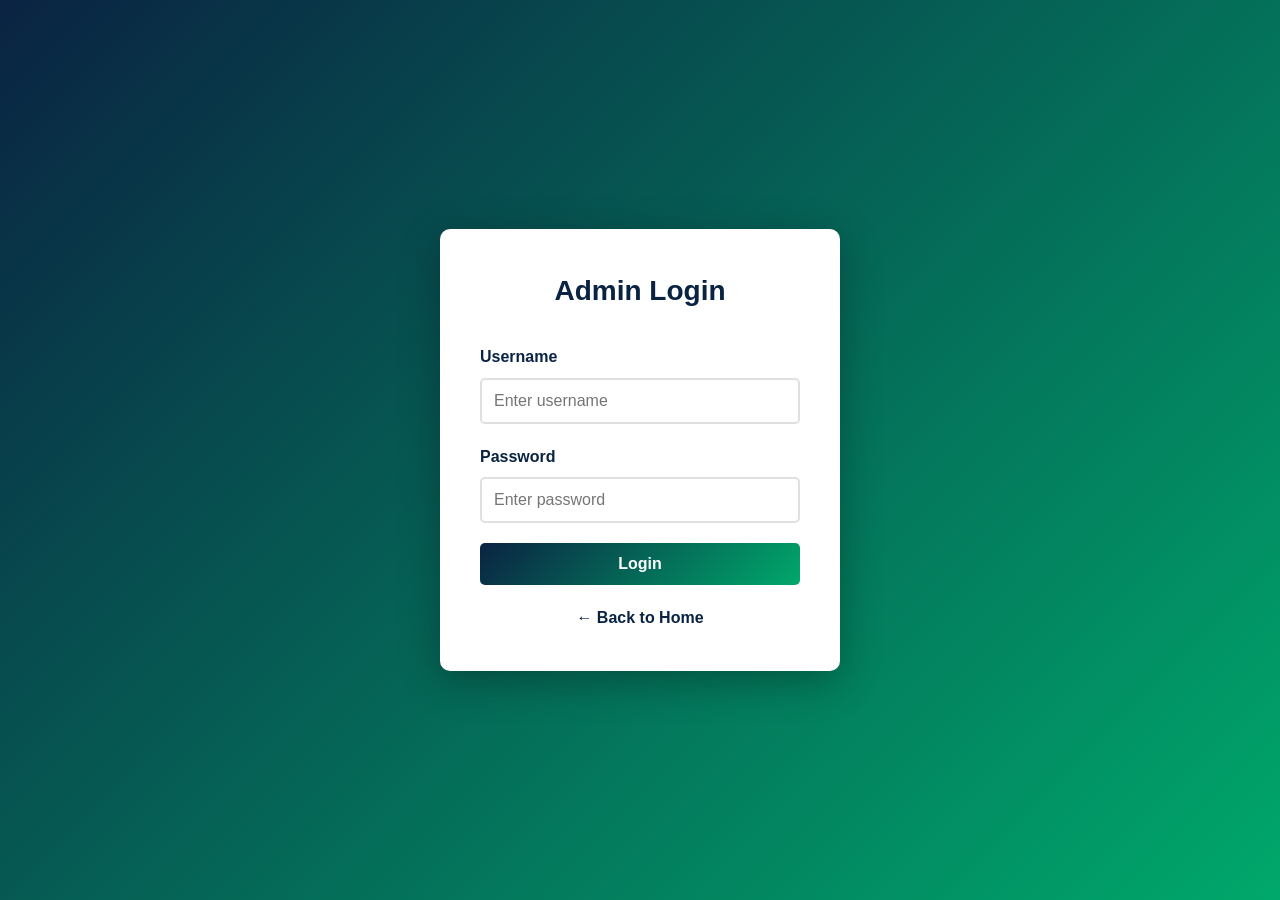
<file: login.html>
<!DOCTYPE html>
<html lang="en">
<head>
    <meta charset="UTF-8">
    <meta name="viewport" content="width=device-width, initial-scale=1.0">
    <title>Admin Login - MeghJobs.in</title>
    <link rel="stylesheet" href="style.css">
    <style>
        .login-container {
            min-height: 100vh;
            display: flex;
            align-items: center;
            justify-content: center;
            background: linear-gradient(135deg, #0A2342 0%, #00A86B 100%);
        }
        .login-box {
            background: white;
            padding: 40px;
            border-radius: 10px;
            box-shadow: 0 10px 40px rgba(0, 0, 0, 0.3);
            width: 100%;
            max-width: 400px;
        }
        .login-box h2 {
            text-align: center;
            color: #0A2342;
            margin-bottom: 30px;
            font-size: 28px;
        }
        .form-group {
            margin-bottom: 20px;
        }
        .form-group label {
            display: block;
            color: #0A2342;
            font-weight: 600;
            margin-bottom: 8px;
        }
        .form-group input {
            width: 100%;
            padding: 12px;
            border: 2px solid #e0e0e0;
            border-radius: 5px;
            font-size: 16px;
            transition: border-color 0.3s;
            box-sizing: border-box;
        }
        .form-group input:focus {
            outline: none;
            border-color: #00A86B;
        }
        .login-btn {
            width: 100%;
            padding: 12px;
            background: linear-gradient(135deg, #0A2342 0%, #00A86B 100%);
            color: white;
            border: none;
            border-radius: 5px;
            font-size: 16px;
            font-weight: 600;
            cursor: pointer;
            transition: transform 0.2s;
        }
        .login-btn:hover {
            transform: translateY(-2px);
        }
        .error-message {
            color: #e74c3c;
            text-align: center;
            margin-top: 15px;
            display: none;
        }
        .success-message {
            color: #27ae60;
            text-align: center;
            margin-top: 15px;
            display: none;
        }
        .back-link {
            text-align: center;
            margin-top: 20px;
        }
        .back-link a {
            color: #0A2342;
            text-decoration: none;
            font-weight: 600;
        }
        .back-link a:hover {
            color: #00A86B;
        }
    </style>
</head>
<body>
    <div class="login-container">
        <div class="login-box">
            <h2>Admin Login</h2>
            <form id="loginForm">
                <div class="form-group">
                    <label for="username">Username</label>
                    <input type="text" id="username" placeholder="Enter username" required>
                </div>
                <div class="form-group">
                    <label for="password">Password</label>
                    <input type="password" id="password" placeholder="Enter password" required>
                </div>
                <button type="submit" class="login-btn">Login</button>
                <div class="error-message" id="errorMessage"></div>
                <div class="success-message" id="successMessage"></div>
            </form>
            <div class="back-link">
                <a href="index.html">← Back to Home</a>
            </div>
        </div>
    </div>

    <script src="auth.js"></script>
    <script>
        document.getElementById('loginForm').addEventListener('submit', function(e) {
            e.preventDefault();
            const username = document.getElementById('username').value;
            const password = document.getElementById('password').value;
            const errorMsg = document.getElementById('errorMessage');
            const successMsg = document.getElementById('successMessage');

            errorMsg.style.display = 'none';
            successMsg.style.display = 'none';

            if (login(username, password)) {
                successMsg.textContent = 'Login successful! Redirecting to dashboard...';
                successMsg.style.display = 'block';
                setTimeout(() => {
                    window.location.href = 'admin.html';
                }, 1500);
            } else {
                errorMsg.textContent = 'Invalid username or password';
                errorMsg.style.display = 'block';
            }
        });
    </script>
</body>
</html>
</file>
<file: style.css>
:root {
    --primary-color: #0A2342;
    --secondary-color: #00A86B;
    --accent-color: #F4B400;
    --light-bg: #f8f9fa;
    --border-color: #e0e0e0;
    --text-dark: #333;
    --text-light: #666;
    --danger-color: #e74c3c;
    --success-color: #27ae60;
    --info-color: #3498db;
    --warning-color: #f39c12;
}

* {
    margin: 0;
    padding: 0;
    box-sizing: border-box;
}

html {
    scroll-behavior: smooth;
}

body {
    font-family: 'Segoe UI', Tahoma, Geneva, Verdana, sans-serif;
    color: var(--text-dark);
    background-color: #fff;
    line-height: 1.6;
}

.container {
    max-width: 1200px;
    margin: 0 auto;
    padding: 0 20px;
}

/* Navigation */
.navbar {
    background: var(--primary-color);
    color: white;
    padding: 15px 0;
    position: sticky;
    top: 0;
    z-index: 100;
    box-shadow: 0 2px 10px rgba(0,0,0,0.1);
}

.navbar .container {
    display: flex;
    justify-content: space-between;
    align-items: center;
}

.logo {
    font-size: 24px;
    font-weight: bold;
    letter-spacing: 1px;
    display: flex;
    align-items: center;
    gap: 8px;
}

.logo span {
    color: var(--accent-color);
}

.logo i {
    font-size: 28px;
}

.nav-links {
    display: flex;
    list-style: none;
    gap: 30px;
}

.nav-links a {
    color: white;
    text-decoration: none;
    transition: all 0.3s ease;
    font-weight: 500;
    display: flex;
    align-items: center;
    gap: 6px;
}

.nav-links a:hover,
.nav-links a.active {
    color: var(--accent-color);
    transform: translateY(-2px);
}

/* Quick Stats Bar */
.quick-stats {
    background: linear-gradient(135deg, #f8f9fa 0%, #e9ecef 100%);
    padding: 25px 0;
    border-bottom: 2px solid var(--accent-color);
}

.quick-stats .container {
    display: grid;
    grid-template-columns: repeat(auto-fit, minmax(200px, 1fr));
    gap: 20px;
}

.stat-item {
    display: flex;
    align-items: center;
    gap: 15px;
    padding: 15px;
    background: white;
    border-radius: 8px;
    box-shadow: 0 2px 5px rgba(0,0,0,0.05);
    transition: all 0.3s ease;
}

.stat-item:hover {
    transform: translateY(-3px);
    box-shadow: 0 5px 15px rgba(0,0,0,0.1);
}

.stat-icon {
    width: 50px;
    height: 50px;
    border-radius: 50%;
    display: flex;
    align-items: center;
    justify-content: center;
    font-size: 24px;
    color: white;
}

.stat-icon.jobs-icon {
    background: linear-gradient(135deg, var(--secondary-color), #00c474);
}

.stat-icon.results-icon {
    background: linear-gradient(135deg, #3498db, #2980b9);
}

.stat-icon.admit-icon {
    background: linear-gradient(135deg, var(--accent-color), #f4a000);
}

.stat-icon.scholarship-icon {
    background: linear-gradient(135deg, #9b59b6, #8e44ad);
}

.stat-content h3 {
    font-size: 14px;
    color: var(--text-light);
    text-transform: uppercase;
    letter-spacing: 0.5px;
}

.stat-content p {
    font-size: 18px;
    font-weight: bold;
    color: var(--primary-color);
}

/* Hero Section */
.hero {
    background: linear-gradient(135deg, var(--primary-color) 0%, #1a4d7f 100%);
    color: white;
    padding: 60px 0;
    text-align: center;
}

.hero-content h2 {
    font-size: 40px;
    margin-bottom: 10px;
    font-weight: 700;
    display: flex;
    align-items: center;
    justify-content: center;
    gap: 12px;
}

.hero-content h2 i {
    font-size: 44px;
    color: var(--accent-color);
}

.hero-content p {
    font-size: 18px;
    margin-bottom: 30px;
    opacity: 0.9;
}

.search-bar {
    display: flex;
    gap: 10px;
    max-width: 500px;
    margin: 0 auto;
}

.search-input {
    flex: 1;
    padding: 12px 15px;
    border: none;
    border-radius: 5px;
    font-size: 14px;
}

.search-btn {
    padding: 12px 30px;
    background: var(--accent-color);
    color: var(--primary-color);
    border: none;
    border-radius: 5px;
    font-weight: bold;
    cursor: pointer;
    transition: all 0.3s ease;
}

.search-btn:hover {
    background: #ffb300;
    transform: translateY(-2px);
    box-shadow: 0 5px 15px rgba(244, 180, 0, 0.3);
}

/* Main Layout */
.main-layout {
    display: grid;
    grid-template-columns: 1fr 300px;
    gap: 30px;
    padding: 40px 20px;
    margin-bottom: 40px;
}

.main-content {
    flex: 1;
}

/* Section Header */
.section-header {
    display: flex;
    align-items: center;
    justify-content: space-between;
    margin-bottom: 20px;
}

.section-badge {
    background: var(--accent-color);
    color: var(--primary-color);
    padding: 5px 12px;
    border-radius: 20px;
    font-size: 11px;
    font-weight: bold;
    text-transform: uppercase;
    letter-spacing: 0.5px;
}

/* Sections */
.jobs-section,
.notification-section {
    margin-bottom: 50px;
}

.featured-section {
    background: linear-gradient(135deg, rgba(244, 180, 0, 0.05) 0%, rgba(0, 168, 107, 0.05) 100%);
    padding: 25px;
    border-radius: 10px;
    border-left: 5px solid var(--accent-color);
    margin-bottom: 50px;
}

.section-title {
    font-size: 28px;
    color: var(--primary-color);
    margin-bottom: 20px;
    border-bottom: 3px solid var(--accent-color);
    padding-bottom: 10px;
    font-weight: 700;
    display: flex;
    align-items: center;
    gap: 12px;
}

.section-title i {
    color: var(--accent-color);
    font-size: 32px;
}

/* Jobs Grid */
.jobs-grid {
    display: grid;
    grid-template-columns: repeat(auto-fill, minmax(300px, 1fr));
    gap: 20px;
}

.job-card {
    background: white;
    border: 1px solid var(--border-color);
    border-radius: 8px;
    overflow: hidden;
    box-shadow: 0 2px 8px rgba(0,0,0,0.08);
    transition: all 0.3s ease;
    display: flex;
    flex-direction: column;
    position: relative;
}

.job-card:hover {
    transform: translateY(-8px);
    box-shadow: 0 10px 25px rgba(0,0,0,0.15);
    border-color: var(--secondary-color);
}

.featured-badge {
    background: linear-gradient(135deg, var(--accent-color), #f4a000);
    color: var(--primary-color);
    padding: 8px 15px;
    border-radius: 4px;
    font-size: 12px;
    font-weight: bold;
    display: inline-block;
    margin: 10px;
}

.job-card-header {
    padding: 20px;
    background: linear-gradient(135deg, var(--light-bg), #f0f1f3);
    border-bottom: 1px solid var(--border-color);
}

.job-card-header h3 {
    font-size: 18px;
    color: var(--primary-color);
    margin-bottom: 5px;
    font-weight: 600;
}

.job-card-header p {
    color: var(--text-light);
    font-size: 13px;
    display: flex;
    align-items: center;
    gap: 5px;
}

.job-card-body {
    padding: 20px;
    flex-grow: 1;
    font-size: 14px;
}

.job-meta {
    display: grid;
    grid-template-columns: repeat(2, 1fr);
    gap: 15px;
    margin-bottom: 15px;
}

.meta-item {
    background: var(--light-bg);
    padding: 10px;
    border-radius: 5px;
    border-left: 3px solid var(--secondary-color);
}

.meta-item strong {
    display: block;
    color: var(--primary-color);
    font-size: 11px;
    font-weight: 600;
    margin-bottom: 5px;
    text-transform: uppercase;
    letter-spacing: 0.5px;
}

.meta-item span {
    color: var(--secondary-color);
    font-weight: 600;
    font-size: 14px;
}

.job-card-body p {
    color: var(--text-light);
    margin-bottom: 8px;
    font-size: 13px;
    line-height: 1.5;
}

.job-card-footer {
    padding: 15px 20px;
    background: var(--light-bg);
    border-top: 1px solid var(--border-color);
    display: flex;
    gap: 10px;
}

.card-btn {
    flex: 1;
    padding: 10px 15px;
    border: none;
    border-radius: 4px;
    cursor: pointer;
    font-weight: 600;
    font-size: 13px;
    transition: all 0.3s ease;
    text-decoration: none;
    display: inline-block;
    text-align: center;
}

.card-btn-primary {
    background: var(--secondary-color);
    color: white;
}

.card-btn-primary:hover {
    background: #008a5a;
    transform: translateY(-2px);
    box-shadow: 0 4px 8px rgba(0, 168, 107, 0.3);
}

.card-btn-secondary {
    background: white;
    color: var(--primary-color);
    border: 2px solid var(--primary-color);
}

.card-btn-secondary:hover {
    background: var(--primary-color);
    color: white;
    transform: translateY(-2px);
}

/* Notification Sections */
.results-section {
    background: linear-gradient(135deg, rgba(52, 152, 219, 0.05) 0%, rgba(52, 152, 219, 0.02) 100%);
    padding: 25px;
    border-radius: 10px;
    border-left: 5px solid #3498db;
}

.admit-section {
    background: linear-gradient(135deg, rgba(244, 180, 0, 0.05) 0%, rgba(244, 180, 0, 0.02) 100%);
    padding: 25px;
    border-radius: 10px;
    border-left: 5px solid var(--accent-color);
}

.scholarship-section {
    background: linear-gradient(135deg, rgba(155, 89, 182, 0.05) 0%, rgba(155, 89, 182, 0.02) 100%);
    padding: 25px;
    border-radius: 10px;
    border-left: 5px solid #9b59b6;
}

/* Notification List */
.notification-list {
    display: grid;
    grid-template-columns: repeat(auto-fill, minmax(280px, 1fr));
    gap: 20px;
}

.notification-card {
    background: white;
    border-left: 5px solid var(--secondary-color);
    padding: 20px;
    border-radius: 8px;
    box-shadow: 0 2px 8px rgba(0,0,0,0.08);
    transition: all 0.3s ease;
    position: relative;
    overflow: hidden;
}

.notification-card::before {
    content: '';
    position: absolute;
    top: 0;
    right: 0;
    width: 50px;
    height: 50px;
    background: linear-gradient(135deg, var(--secondary-color), rgba(0, 168, 107, 0.2));
    border-radius: 50%;
    opacity: 0.1;
}

.notification-card:hover {
    transform: translateY(-5px);
    box-shadow: 0 8px 20px rgba(0,0,0,0.12);
}

.results-list .notification-card {
    border-left-color: #3498db;
}

.admit-list .notification-card {
    border-left-color: var(--accent-color);
}

.scholarship-list .notification-card {
    border-left-color: #9b59b6;
}

.notification-card h4 {
    color: var(--primary-color);
    margin-bottom: 10px;
    font-size: 16px;
    font-weight: 600;
}

.notification-card small {
    color: var(--text-light);
    font-size: 12px;
}

.notification-card a {
    color: var(--secondary-color);
    text-decoration: none;
    font-weight: 600;
    margin-top: 12px;
    display: inline-block;
    transition: all 0.3s ease;
    padding: 8px 12px;
    border-radius: 4px;
    background: rgba(0, 168, 107, 0.1);
}

.notification-card a:hover {
    color: white;
    background: var(--secondary-color);
    transform: translateX(3px);
}

.results-list .notification-card a {
    color: #3498db;
    background: rgba(52, 152, 219, 0.1);
}

.results-list .notification-card a:hover {
    background: #3498db;
    color: white;
}

.admit-list .notification-card a {
    color: var(--accent-color);
    background: rgba(244, 180, 0, 0.1);
}

.admit-list .notification-card a:hover {
    background: var(--accent-color);
    color: var(--primary-color);
}

.scholarship-list .notification-card a {
    color: #9b59b6;
    background: rgba(155, 89, 182, 0.1);
}

.scholarship-list .notification-card a:hover {
    background: #9b59b6;
    color: white;
}

/* Sidebar */
.sidebar {
    display: flex;
    flex-direction: column;
    gap: 20px;
}

.sidebar-widget {
    background: white;
    border: 1px solid var(--border-color);
    border-radius: 8px;
    padding: 20px;
    box-shadow: 0 2px 8px rgba(0,0,0,0.08);
    transition: all 0.3s ease;
}

.sidebar-widget:hover {
    box-shadow: 0 5px 15px rgba(0,0,0,0.1);
}

.sidebar-widget h3 {
    color: var(--primary-color);
    font-size: 16px;
    margin-bottom: 15px;
    font-weight: 700;
    border-bottom: 2px solid var(--accent-color);
    padding-bottom: 10px;
    display: flex;
    align-items: center;
    gap: 8px;
}

.sidebar-widget h3 i {
    color: var(--accent-color);
}

/* Quick Access Buttons */
.quick-buttons {
    display: grid;
    grid-template-columns: repeat(2, 1fr);
    gap: 10px;
}

.quick-btn {
    padding: 12px;
    border: none;
    border-radius: 6px;
    cursor: pointer;
    font-weight: 600;
    font-size: 12px;
    transition: all 0.3s ease;
    text-decoration: none;
    display: flex;
    flex-direction: column;
    align-items: center;
    gap: 6px;
    color: white;
    text-align: center;
}

.featured-btn {
    background: linear-gradient(135deg, var(--accent-color), #f4a000);
}

.featured-btn:hover {
    transform: translateY(-3px);
    box-shadow: 0 5px 12px rgba(244, 180, 0, 0.3);
}

.results-btn {
    background: linear-gradient(135deg, #3498db, #2980b9);
}

.results-btn:hover {
    transform: translateY(-3px);
    box-shadow: 0 5px 12px rgba(52, 152, 219, 0.3);
}

.admit-btn {
    background: linear-gradient(135deg, #e74c3c, #c0392b);
}

.admit-btn:hover {
    transform: translateY(-3px);
    box-shadow: 0 5px 12px rgba(231, 76, 60, 0.3);
}

.scholarship-btn {
    background: linear-gradient(135deg, #9b59b6, #8e44ad);
}

.scholarship-btn:hover {
    transform: translateY(-3px);
    box-shadow: 0 5px 12px rgba(155, 89, 182, 0.3);
}

.quick-btn i {
    font-size: 18px;
}

.quick-btn span {
    font-size: 11px;
}

/* Category & Links List */
.category-list,
.important-links {
    list-style: none;
}

.category-list li,
.important-links li {
    margin-bottom: 8px;
}

.category-list a,
.important-links a {
    color: var(--text-dark);
    text-decoration: none;
    font-size: 14px;
    display: flex;
    align-items: center;
    gap: 8px;
    padding: 10px 12px;
    border-radius: 5px;
    transition: all 0.3s ease;
}

.category-list a i,
.important-links a i {
    color: var(--secondary-color);
    font-size: 12px;
}

.category-list a:hover,
.important-links a:hover {
    background: var(--light-bg);
    color: var(--secondary-color);
    padding-left: 18px;
    font-weight: 600;
}

/* Updates List */
.updates-list {
    display: flex;
    flex-direction: column;
    gap: 12px;
}

.update-item {
    padding: 12px;
    border-left: 3px solid var(--border-color);
    border-radius: 4px;
    transition: all 0.3s ease;
}

.update-item:hover {
    background: var(--light-bg);
    border-left-color: var(--secondary-color);
}

.update-item.important {
    background: linear-gradient(135deg, rgba(244, 180, 0, 0.1), rgba(244, 180, 0, 0.05));
    border-left-color: var(--accent-color);
}

.update-date {
    background: var(--accent-color);
    color: var(--primary-color);
    padding: 4px 10px;
    border-radius: 3px;
    font-size: 11px;
    font-weight: bold;
    display: inline-block;
}

.update-item p {
    font-size: 13px;
    color: var(--text-dark);
    margin-top: 8px;
    line-height: 1.4;
}

/* Modal for Job Details */
.modal {
    display: none;
    position: fixed;
    z-index: 1000;
    left: 0;
    top: 0;
    width: 100%;
    height: 100%;
    background-color: rgba(0,0,0,0.5);
    overflow-y: auto;
    animation: fadeIn 0.3s ease;
}

@keyframes fadeIn {
    from { opacity: 0; }
    to { opacity: 1; }
}

.modal-content {
    background-color: white;
    margin: 30px auto;
    padding: 30px;
    border-radius: 8px;
    max-width: 900px;
    position: relative;
    animation: slideIn 0.3s ease;
    box-shadow: 0 10px 40px rgba(0,0,0,0.2);
}

@keyframes slideIn {
    from {
        transform: translateY(-50px);
        opacity: 0;
    }
    to {
        transform: translateY(0);
        opacity: 1;
    }
}

.modal-close {
    position: absolute;
    right: 20px;
    top: 15px;
    font-size: 28px;
    font-weight: bold;
    color: var(--text-light);
    cursor: pointer;
    transition: color 0.3s ease;
    width: 30px;
    height: 30px;
    display: flex;
    align-items: center;
    justify-content: center;
}

.modal-close:hover {
    color: var(--primary-color);
    background: var(--light-bg);
    border-radius: 50%;
}

/* Job Details Styles */
.job-details {
    animation: fadeIn 0.3s ease;
}

.job-details-header {
    border-bottom: 3px solid var(--accent-color);
    padding-bottom: 20px;
    margin-bottom: 25px;
}

.job-details-header h1 {
    color: var(--primary-color);
    font-size: 32px;
    margin-bottom: 5px;
}

.job-details-header .department {
    color: var(--text-light);
    font-size: 16px;
}

.job-details-grid {
    display: grid;
    grid-template-columns: repeat(auto-fit, minmax(200px, 1fr));
    gap: 20px;
    margin-bottom: 25px;
}

.detail-item {
    background: var(--light-bg);
    padding: 15px;
    border-radius: 6px;
    border-left: 4px solid var(--secondary-color);
    transition: all 0.3s ease;
}

.detail-item:hover {
    background: white;
    border-left-color: var(--accent-color);
}

.detail-item h3 {
    color: var(--primary-color);
    font-size: 13px;
    font-weight: 700;
    margin-bottom: 8px;
    text-transform: uppercase;
    letter-spacing: 0.5px;
}

.detail-item p {
    color: var(--text-dark);
    font-size: 15px;
    font-weight: 600;
}

.job-details-section {
    margin-bottom: 25px;
}

.job-details-section h2 {
    color: var(--primary-color);
    font-size: 20px;
    margin-bottom: 12px;
    font-weight: 700;
    border-bottom: 2px solid var(--accent-color);
    padding-bottom: 8px;
}

.job-details-section p {
    color: var(--text-dark);
    line-height: 1.8;
}

.job-details-actions {
    display: flex;
    gap: 12px;
    flex-wrap: wrap;
    margin-top: 30px;
    padding-top: 20px;
    border-top: 2px solid var(--border-color);
}

.job-details-actions a {
    flex: 1;
    min-width: 160px;
    padding: 12px 20px;
    text-decoration: none;
    border-radius: 5px;
    font-weight: 600;
    text-align: center;
    transition: all 0.3s ease;
    cursor: pointer;
    border: 2px solid transparent;
}

.btn-apply {
    background: var(--secondary-color);
    color: white;
}

.btn-apply:hover {
    background: #008a5a;
    transform: translateY(-2px);
    box-shadow: 0 4px 8px rgba(0, 168, 107, 0.3);
}

.btn-download {
    background: var(--accent-color);
    color: var(--primary-color);
}

.btn-download:hover {
    background: #ffb300;
    transform: translateY(-2px);
    box-shadow: 0 4px 8px rgba(244, 180, 0, 0.3);
}

.btn-official {
    background: white;
    color: var(--primary-color);
    border: 2px solid var(--primary-color);
}

.btn-official:hover {
    background: var(--primary-color);
    color: white;
    transform: translateY(-2px);
}

/* Footer */
.footer {
    background: var(--primary-color);
    color: white;
    padding: 50px 0 20px;
    margin-top: 50px;
}

.footer-content {
    display: grid;
    grid-template-columns: repeat(auto-fit, minmax(250px, 1fr));
    gap: 30px;
    margin-bottom: 30px;
}

.footer-section h4 {
    font-size: 16px;
    margin-bottom: 15px;
    font-weight: 700;
    border-bottom: 2px solid var(--accent-color);
    padding-bottom: 10px;
    display: flex;
    align-items: center;
    gap: 8px;
}

.footer-section h4 i {
    color: var(--accent-color);
}

.footer-section p {
    font-size: 14px;
    line-height: 1.8;
    opacity: 0.9;
    margin-bottom: 10px;
}

.footer-section ul {
    list-style: none;
}

.footer-section ul li {
    margin-bottom: 8px;
}

.footer-section a {
    color: white;
    text-decoration: none;
    transition: all 0.3s ease;
    font-size: 14px;
}

.footer-section a:hover {
    color: var(--accent-color);
    padding-left: 5px;
}

.footer-bottom {
    border-top: 1px solid rgba(255,255,255,0.2);
    padding-top: 20px;
    text-align: center;
    font-size: 13px;
    opacity: 0.8;
}

/* Responsive Design */
@media (max-width: 768px) {
    .main-layout {
        grid-template-columns: 1fr;
    }

    .nav-links {
        gap: 15px;
        font-size: 14px;
    }

    .hero-content h2 {
        font-size: 28px;
    }

    .search-bar {
        flex-direction: column;
    }

    .jobs-grid {
        grid-template-columns: 1fr;
    }

    .notification-list {
        grid-template-columns: 1fr;
    }

    .job-details-grid {
        grid-template-columns: 1fr;
    }

    .job-details-actions {
        flex-direction: column;
    }

    .job-details-actions a {
        min-width: 100%;
    }

    .modal-content {
        margin: 15px;
        padding: 20px;
    }

    .section-title {
        font-size: 22px;
    }

    .quick-buttons {
        grid-template-columns: repeat(2, 1fr);
    }

    .quick-stats .container {
        grid-template-columns: repeat(2, 1fr);
    }
}

@media (max-width: 480px) {
    .container {
        padding: 0 15px;
    }

    .navbar .container {
        flex-direction: column;
        gap: 15px;
    }

    .nav-links {
        flex-direction: column;
        gap: 10px;
        text-align: center;
    }

    .logo {
        font-size: 20px;
    }

    .hero-content h2 {
        font-size: 22px;
    }

    .job-card-footer {
        flex-direction: column;
    }

    .card-btn {
        padding: 12px 10px;
    }

    .footer-content {
        grid-template-columns: 1fr;
    }

    .quick-stats .container {
        grid-template-columns: 1fr;
    }

    .section-header {
        flex-direction: column;
        gap: 10px;
    }

    .quick-buttons {
        grid-template-columns: repeat(2, 1fr);
    }
}
</file>
